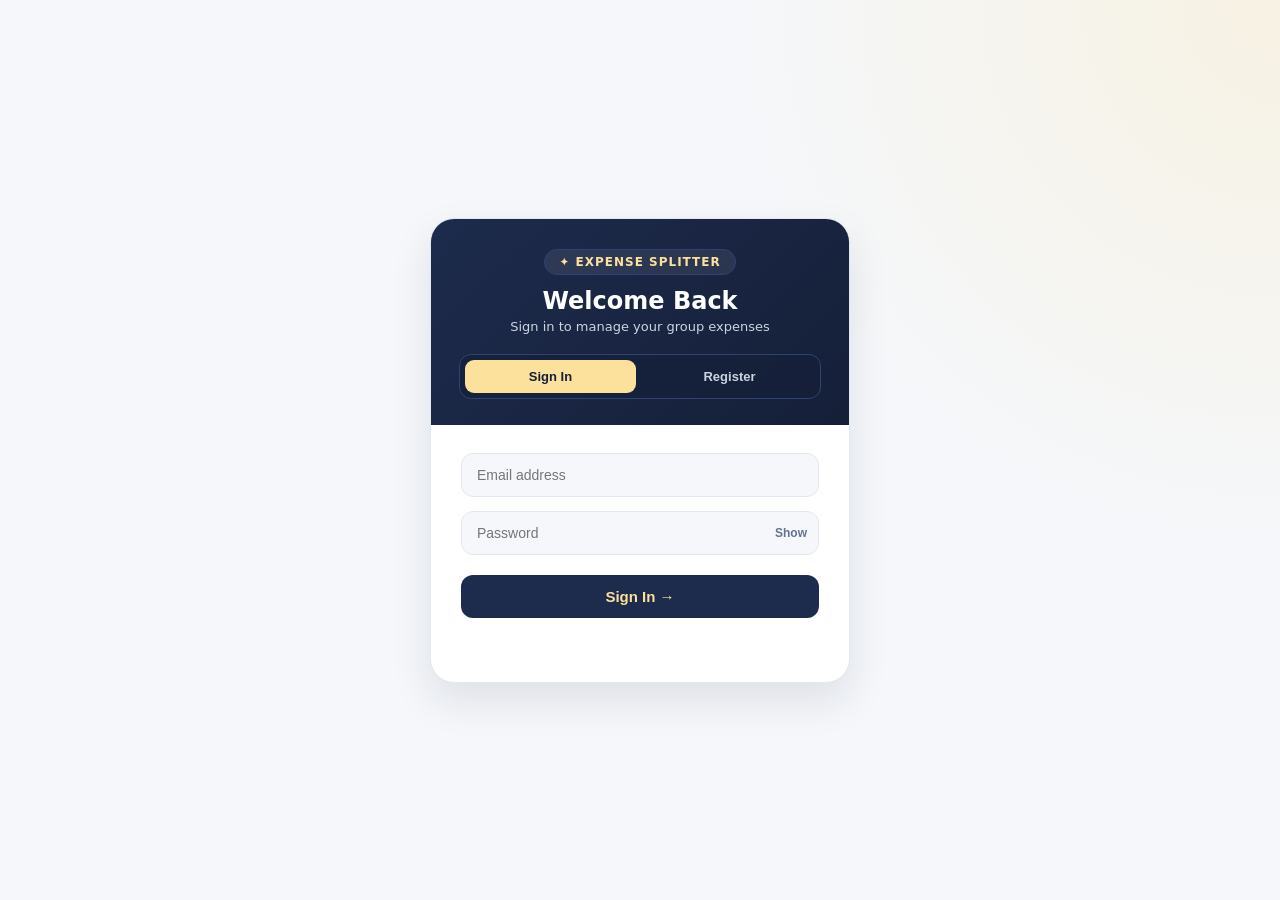
<file: templates/index.html>
<!DOCTYPE html>
<html lang="en">

<head>
    <meta charset="UTF-8">
    <meta name="viewport" content="width=device-width, initial-scale=1.0">
    <title>Login - Daily Expense Splitter</title>

    <style>
        :root {
            --navy-dark: #151F38;
            --navy-primary: #1D2B4C;
            --navy-border: #2F4373;

            --accent-gold: #FCE19C;
            --accent-gold-hover: #F7D174;
            --accent-text: #151F38;

            --background: #F5F7FA;
            --white: #FFFFFF;
            --text: #1E293B;
            --muted: #64748B;
            --border: #E2E8F0;

            --green: #059669;
            --red: #E11D48;
            --shadow: 0 18px 40px rgba(21, 31, 56, 0.10);
        }

        * {
            margin: 0;
            padding: 0;
            box-sizing: border-box;
        }

        body {
            font-family: 'Segoe UI', system-ui, -apple-system, sans-serif;
            min-height: 100vh;
            background:
                radial-gradient(circle at top right, rgba(252, 225, 156, 0.25), transparent 35%),
                var(--background);
            color: var(--text);
            display: flex;
            align-items: center;
            justify-content: center;
            padding: 20px;
        }

        /* MAIN CARD */
        .container {
            width: 420px;
            max-width: 100%;
            background: var(--white);
            border-radius: 24px;
            box-shadow: var(--shadow);
            border: 1px solid var(--border);
            overflow: hidden;
        }

        /* NAVY TOP HEADER */
        .card-header {
            background: linear-gradient(135deg, var(--navy-primary), var(--navy-dark));
            padding: 30px 28px 26px;
            text-align: center;
            color: var(--white);
        }

        .logo-badge {
            display: inline-block;
            background: rgba(255, 255, 255, 0.08);
            border: 1px solid var(--navy-border);
            color: var(--accent-gold);
            font-size: 12px;
            font-weight: 700;
            letter-spacing: 1px;
            padding: 5px 14px;
            border-radius: 999px;
            margin-bottom: 12px;
        }

        .card-header h1 {
            font-size: 24px;
            color: var(--white);
            margin-bottom: 4px;
        }

        .card-header p {
            font-size: 13px;
            color: #CBD5E1;
        }

        /* TABS */
        .tab-bar {
            display: grid;
            grid-template-columns: 1fr 1fr;
            gap: 8px;
            background: rgba(21, 31, 56, 0.65);
            padding: 5px;
            border-radius: 12px;
            margin-top: 20px;
            border: 1px solid var(--navy-border);
        }

        .tab-btn {
            padding: 9px;
            border: none;
            border-radius: 9px;
            background: transparent;
            color: #CBD5E1;
            font-size: 13px;
            font-weight: 700;
            cursor: pointer;
            transition: 0.2s;
        }

        .tab-btn.active {
            background: var(--accent-gold);
            color: var(--accent-text);
        }

        /* FORM AREA */
        .form-body {
            padding: 28px 30px 32px;
        }

        .input-wrap {
            position: relative;
            margin-bottom: 14px;
        }

        input {
            width: 100%;
            padding: 13px 15px;
            border: 1px solid var(--border);
            border-radius: 12px;
            background: var(--background);
            color: var(--text);
            font-size: 14px;
            outline: none;
            transition: 0.2s;
        }

        input:focus {
            border-color: var(--navy-primary);
            background: var(--white);
            box-shadow: 0 0 0 3px rgba(29, 43, 76, 0.1);
        }

        .eye-btn {
            position: absolute;
            right: 12px;
            top: 50%;
            transform: translateY(-50%);
            background: none;
            border: none;
            color: var(--muted);
            font-size: 12px;
            font-weight: 700;
            cursor: pointer;
        }

        .eye-btn:hover {
            color: var(--navy-primary);
        }

        .main-btn {
            width: 100%;
            padding: 13px;
            margin-top: 6px;
            border: none;
            border-radius: 12px;
            background: var(--navy-primary);
            color: var(--accent-gold);
            font-size: 15px;
            font-weight: 700;
            cursor: pointer;
            transition: 0.25s;
        }

        .main-btn:hover {
            background: var(--navy-dark);
            transform: translateY(-2px);
            box-shadow: 0 8px 18px rgba(21, 31, 56, 0.18);
        }

        #registerBox {
            display: none;
        }

        #loginMessage,
        #registerMessage {
            text-align: center;
            font-size: 13px;
            font-weight: 600;
            margin-top: 14px;
            min-height: 18px;
        }
    </style>
</head>

<body>

    <div class="container">

        <!-- NAVY HEADER + TABS -->
        <div class="card-header">
            <div class="logo-badge">✦ EXPENSE SPLITTER</div>
            <h1 id="headerTitle">Welcome Back</h1>
            <p id="headerSubtitle">Sign in to manage your group expenses</p>

            <div class="tab-bar">
                <button type="button" id="loginTab" class="tab-btn active" onclick="showTab('login')">
                    Sign In
                </button>
                <button type="button" id="registerTab" class="tab-btn" onclick="showTab('register')">
                    Register
                </button>
            </div>
        </div>

        <!-- FORMS -->
        <div class="form-body">

            <!-- LOGIN FORM -->
            <div id="loginBox">
                <form onsubmit="loginUser(event)">
                    <div class="input-wrap">
                        <input type="email" id="loginEmail" placeholder="Email address" required>
                    </div>

                    <div class="input-wrap">
                        <input type="password" id="loginPassword" placeholder="Password" required>
                        <button type="button" class="eye-btn" onclick="togglePass('loginPassword', this)">Show</button>
                    </div>

                    <button type="submit" class="main-btn">Sign In →</button>
                </form>
                <p id="loginMessage"></p>
            </div>

            <!-- REGISTER FORM -->
            <div id="registerBox">
                <form onsubmit="registerUser(event)">
                    <div class="input-wrap">
                        <input type="text" id="registerName" placeholder="Full name" required>
                    </div>

                    <div class="input-wrap">
                        <input type="email" id="registerEmail" placeholder="Email address" required>
                    </div>

                    <div class="input-wrap">
                        <input type="password" id="registerPassword" placeholder="Create password" required>
                        <button type="button" class="eye-btn" onclick="togglePass('registerPassword', this)">Show</button>
                    </div>

                    <button type="submit" class="main-btn">Create Account →</button>
                </form>
                <p id="registerMessage"></p>
            </div>

        </div>
    </div>

    <script>
        function showTab(tab) {
            const isRegister = tab === "register";

            document.getElementById("loginBox").style.display = isRegister ? "none" : "block";
            document.getElementById("registerBox").style.display = isRegister ? "block" : "none";

            document.getElementById("loginTab").classList.toggle("active", !isRegister);
            document.getElementById("registerTab").classList.toggle("active", isRegister);

            document.getElementById("headerTitle").textContent =
                isRegister ? "Create Account" : "Welcome Back";
            document.getElementById("headerSubtitle").textContent =
                isRegister ? "Start splitting bills easily with friends" : "Sign in to manage your group expenses";
        }

        function togglePass(id, btn) {
            const input = document.getElementById(id);
            const hide = input.type === "password";
            input.type = hide ? "text" : "password";
            btn.textContent = hide ? "Hide" : "Show";
        }

        async function loginUser(e) {
            e.preventDefault();
            const msg = document.getElementById("loginMessage");
            const email = document.getElementById("loginEmail").value.trim();
            const password = document.getElementById("loginPassword").value;

            msg.style.color = "#64748B";
            msg.textContent = "Signing in...";

            try {
                const res = await fetch("/login", {
                    method: "POST",
                    headers: { "Content-Type": "application/json" },
                    body: JSON.stringify({ email, password })
                });
                const data = await res.json();

                if (!res.ok) {
                    msg.style.color = "#E11D48";
                    msg.textContent = data.message || "Invalid login";
                    return;
                }

                localStorage.setItem("user", JSON.stringify({
                    id: data.user_id,
                    name: data.name,
                    email
                }));

                msg.style.color = "#059669";
                msg.textContent = "Login successful!";
                window.location.href = "/dashboard";
            } catch {
                msg.style.color = "#E11D48";
                msg.textContent = "Unable to connect to server.";
            }
        }

        async function registerUser(e) {
            e.preventDefault();
            const msg = document.getElementById("registerMessage");
            const name = document.getElementById("registerName").value.trim();
            const email = document.getElementById("registerEmail").value.trim();
            const password = document.getElementById("registerPassword").value;

            msg.style.color = "#64748B";
            msg.textContent = "Creating account...";

            try {
                const res = await fetch("/register", {
                    method: "POST",
                    headers: { "Content-Type": "application/json" },
                    body: JSON.stringify({ name, email, password })
                });
                const data = await res.json();

                if (!res.ok) {
                    msg.style.color = "#E11D48";
                    msg.textContent = data.message || "Registration failed";
                    return;
                }

                msg.style.color = "#059669";
                msg.textContent = "Account created! Please sign in.";
                showTab("login");
                document.getElementById("loginEmail").value = email;
            } catch {
                msg.style.color = "#E11D48";
                msg.textContent = "Unable to connect to server.";
            }
        }
    </script>
</body>

</html>
</file>
